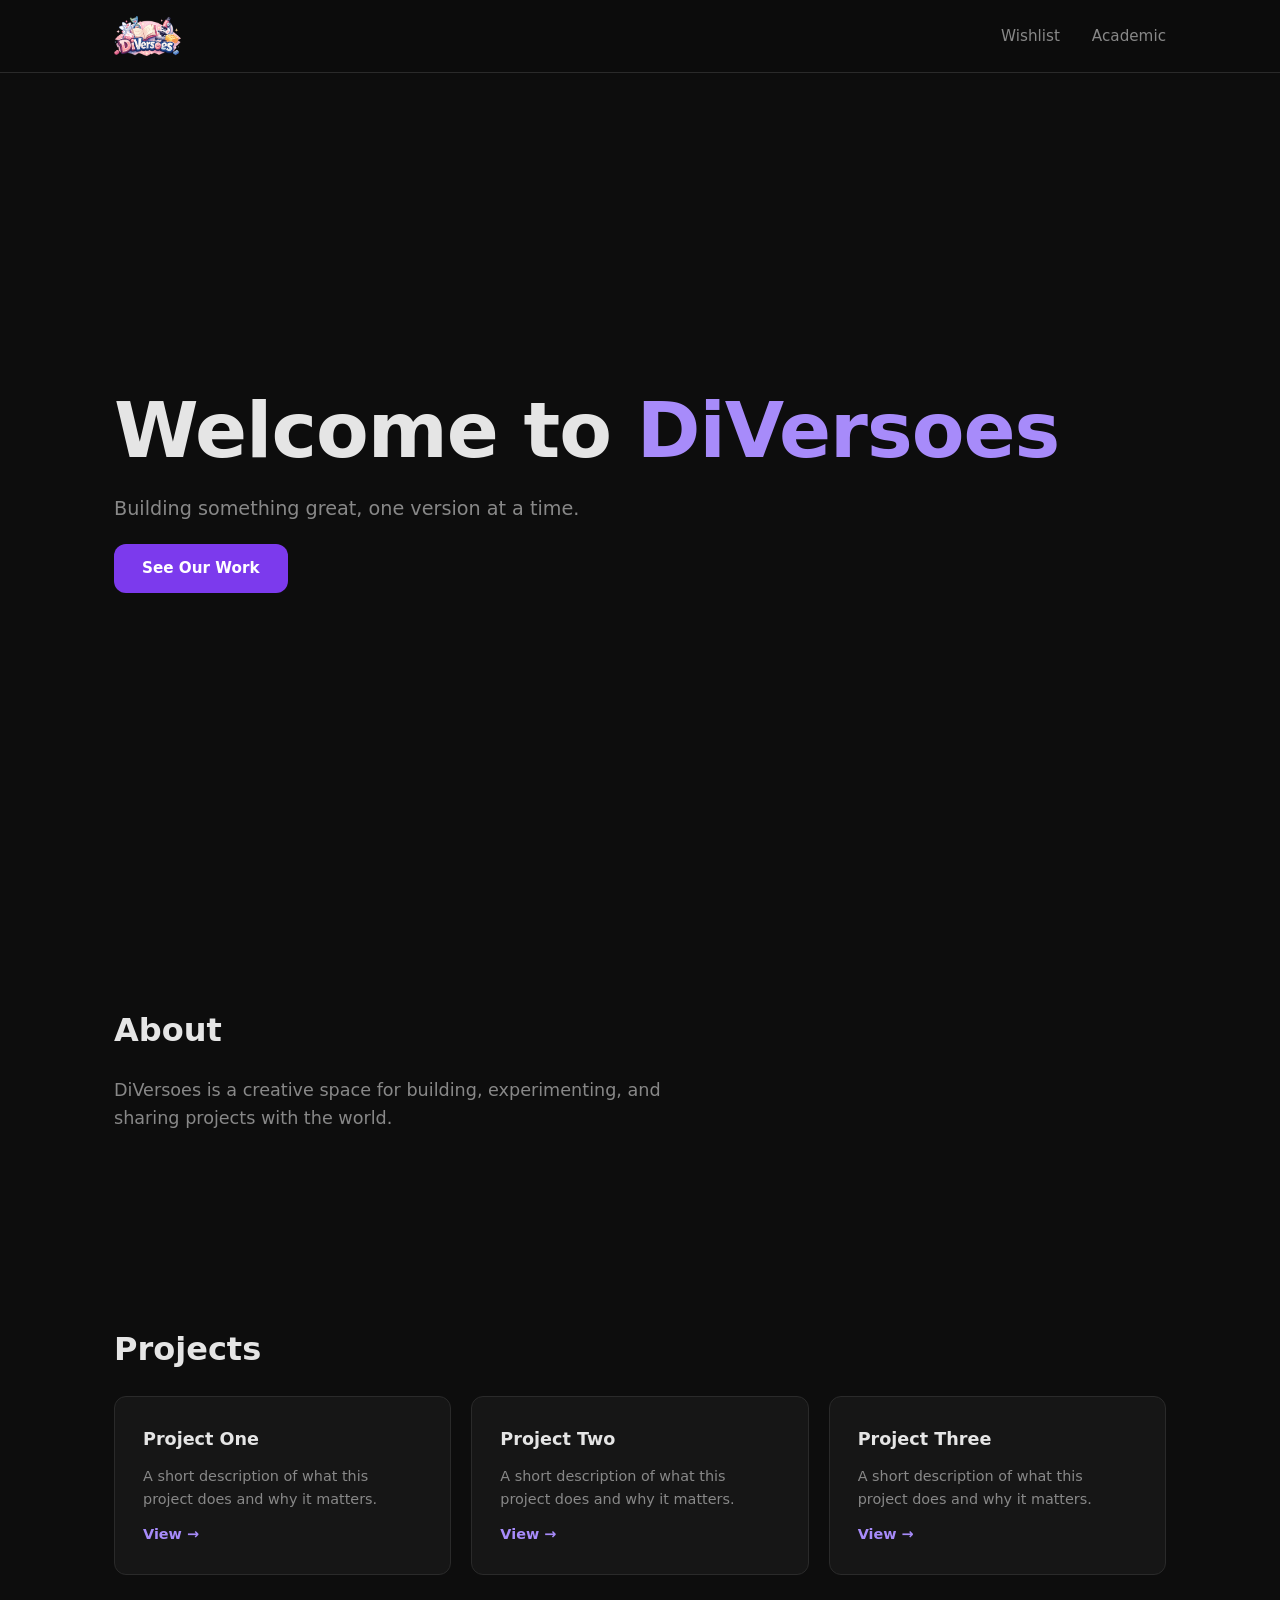
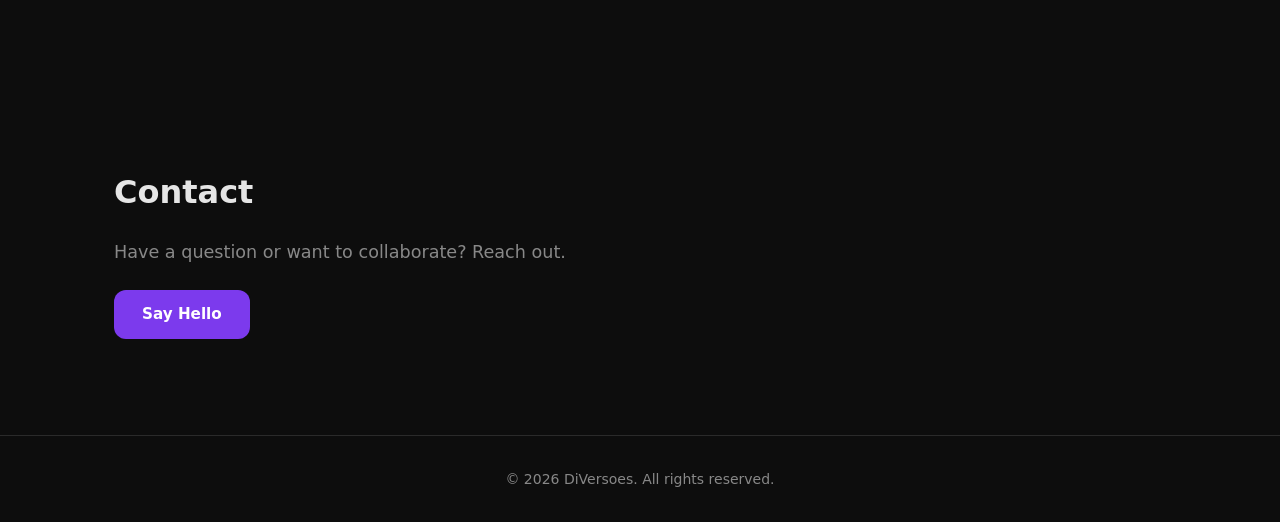
<file: index.html>
<!DOCTYPE html>
<html lang="en">
<head>
  <meta charset="UTF-8" />
  <meta name="viewport" content="width=device-width, initial-scale=1.0" />
  <title>DiVersoes</title>
  <link rel="stylesheet" href="style.css" />
</head>
<body>
  <header>
    <nav>
      <a href="/" class="logo"><img src="assets/logo.png" alt="DiVersoes"></a>
      <ul>
        <li><a href="/wishlist">Wishlist</a></li>
        <li><a href="/academic">Academic</a></li>
      </ul>
    </nav>
  </header>

  <main>
    <section class="hero">
      <h1>Welcome to <span>DiVersoes</span></h1>
      <p>Building something great, one version at a time.</p>
      <a href="#projects" class="btn">See Our Work</a>
    </section>

    <section id="about">
      <h2>About</h2>
      <p>DiVersoes is a creative space for building, experimenting, and sharing projects with the world.</p>
    </section>

    <section id="projects">
      <h2>Projects</h2>
      <div class="cards">
        <div class="card">
          <h3>Project One</h3>
          <p>A short description of what this project does and why it matters.</p>
          <a href="#">View &rarr;</a>
        </div>
        <div class="card">
          <h3>Project Two</h3>
          <p>A short description of what this project does and why it matters.</p>
          <a href="#">View &rarr;</a>
        </div>
        <div class="card">
          <h3>Project Three</h3>
          <p>A short description of what this project does and why it matters.</p>
          <a href="#">View &rarr;</a>
        </div>
      </div>
    </section>

    <section id="contact">
      <h2>Contact</h2>
      <p>Have a question or want to collaborate? Reach out.</p>
      <a href="mailto:hello@diversoes.com" class="btn">Say Hello</a>
    </section>
  </main>

  <footer>
    <p>&copy; 2026 DiVersoes. All rights reserved.</p>
  </footer>
</body>
</html>
</file>
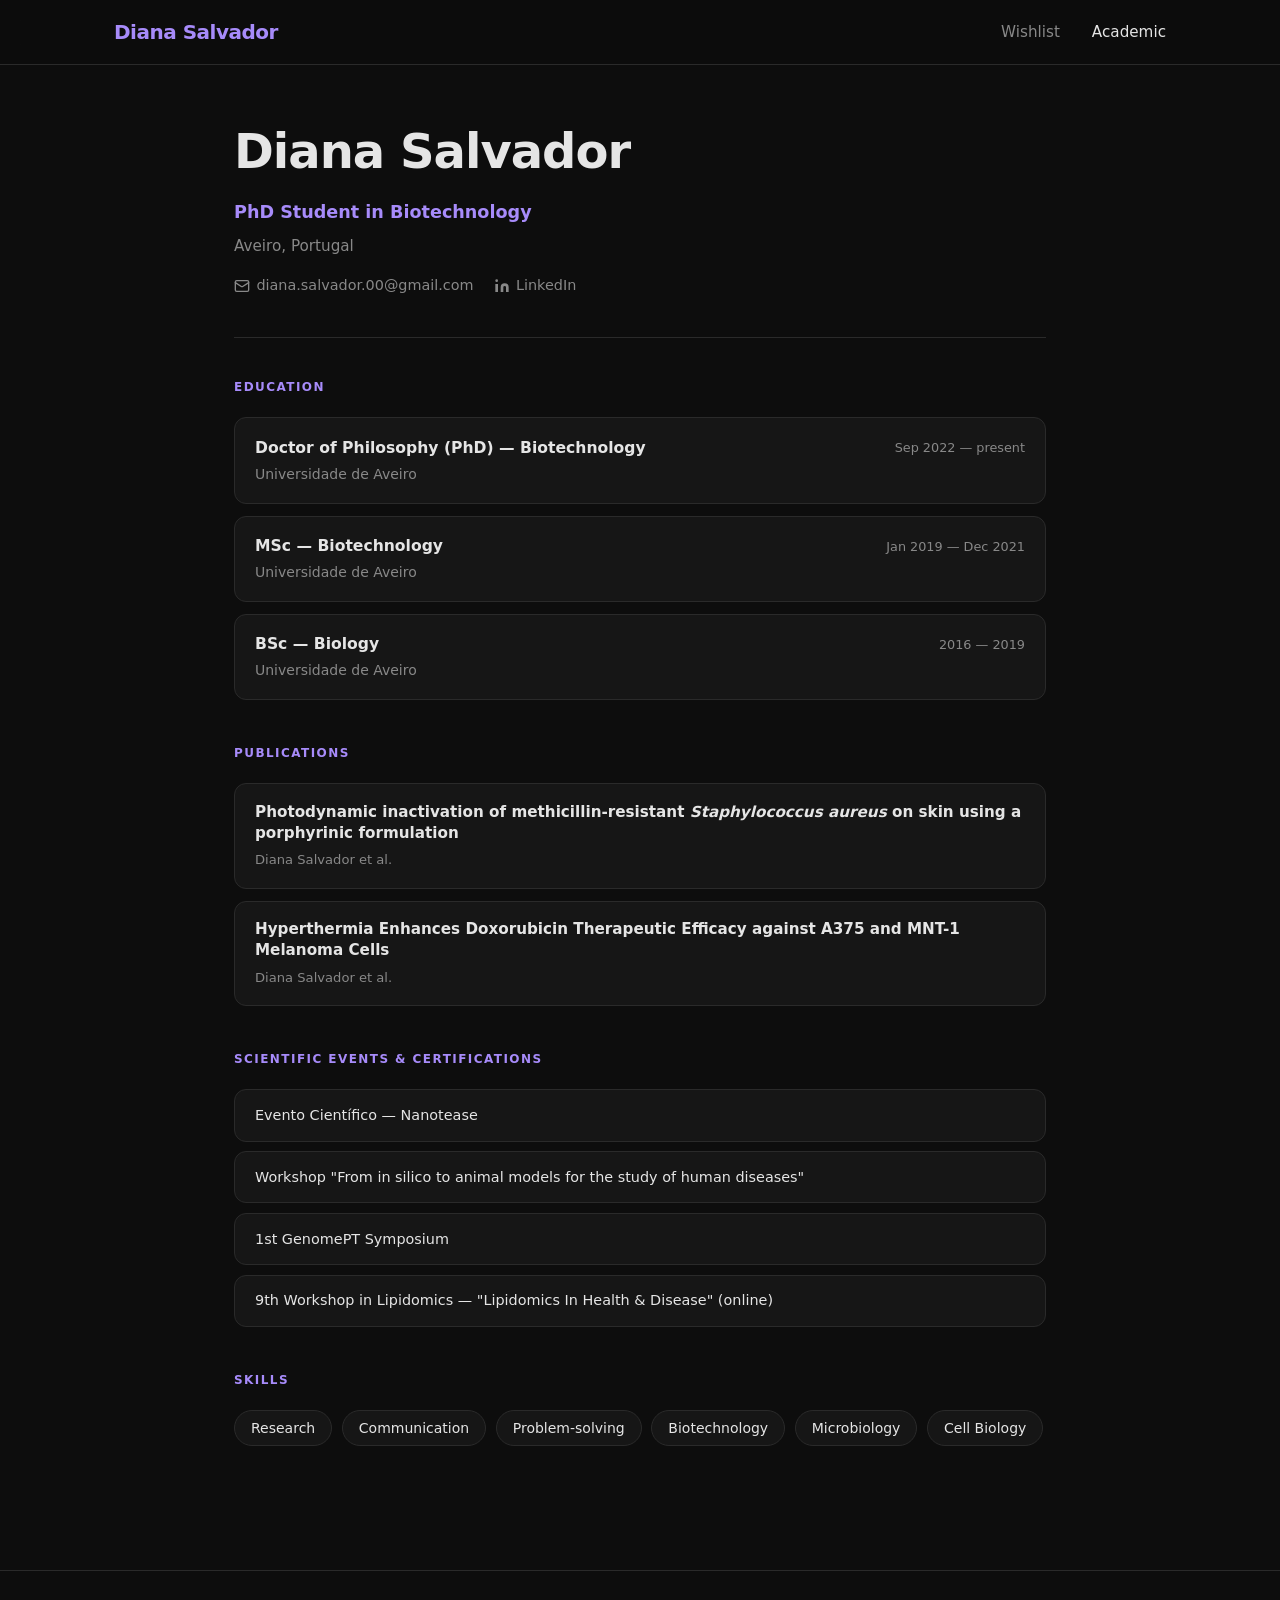
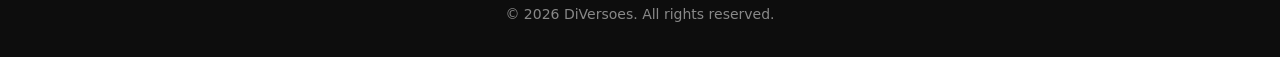
<file: academic/index.html>
<!DOCTYPE html>
<html lang="en">
<head>
  <meta charset="UTF-8" />
  <meta name="viewport" content="width=device-width, initial-scale=1.0" />
  <title>Academic — DiVersoes</title>
  <style>
    *, *::before, *::after { box-sizing: border-box; margin: 0; padding: 0; }

    :root {
      --bg: #0d0d0d;
      --surface: #161616;
      --border: #2a2a2a;
      --accent: #7c3aed;
      --accent-light: #a78bfa;
      --text: #e5e5e5;
      --muted: #888;
      --radius: 12px;
    }

    html { scroll-behavior: smooth; }

    body {
      background: var(--bg);
      color: var(--text);
      font-family: system-ui, -apple-system, sans-serif;
      line-height: 1.6;
    }

    /* NAV */
    header {
      position: sticky;
      top: 0;
      z-index: 100;
      background: rgba(13,13,13,0.85);
      backdrop-filter: blur(12px);
      border-bottom: 1px solid var(--border);
    }
    nav {
      max-width: 1100px;
      margin: 0 auto;
      padding: 1rem 1.5rem;
      display: flex;
      align-items: center;
      justify-content: space-between;
    }
    .logo {
      font-size: 1.25rem;
      font-weight: 700;
      color: var(--accent-light);
      letter-spacing: -0.5px;
      text-decoration: none;
    }
    nav ul { list-style: none; display: flex; gap: 2rem; }
    nav a { color: var(--muted); text-decoration: none; font-size: 0.95rem; transition: color 0.2s; }
    nav a:hover, nav a.active { color: var(--text); }

    /* LAYOUT */
    main {
      max-width: 860px;
      margin: 0 auto;
      padding: 3rem 1.5rem 5rem;
    }

    /* PROFILE HEADER */
    .profile-header {
      display: flex;
      flex-direction: column;
      gap: 0.5rem;
      padding-bottom: 2.5rem;
      border-bottom: 1px solid var(--border);
      margin-bottom: 2.5rem;
    }
    .profile-header h1 {
      font-size: clamp(2rem, 5vw, 3rem);
      font-weight: 800;
      letter-spacing: -1px;
      color: var(--text);
    }
    .profile-header .title {
      font-size: 1.1rem;
      color: var(--accent-light);
      font-weight: 600;
    }
    .profile-header .location {
      font-size: 0.95rem;
      color: var(--muted);
    }
    .profile-links {
      display: flex;
      gap: 1.25rem;
      margin-top: 0.5rem;
      flex-wrap: wrap;
    }
    .profile-links a {
      color: var(--muted);
      text-decoration: none;
      font-size: 0.9rem;
      display: flex;
      align-items: center;
      gap: 0.4rem;
      transition: color 0.2s;
    }
    .profile-links a:hover { color: var(--accent-light); }
    .profile-links a svg { width: 16px; height: 16px; flex-shrink: 0; }

    /* SECTIONS */
    .cv-section {
      margin-bottom: 2.75rem;
    }
    .cv-section h2 {
      font-size: 0.75rem;
      font-weight: 700;
      letter-spacing: 0.12em;
      text-transform: uppercase;
      color: var(--accent-light);
      margin-bottom: 1.25rem;
    }

    /* TIMELINE ENTRIES */
    .entry {
      display: grid;
      grid-template-columns: 1fr;
      gap: 0.25rem;
      padding: 1.1rem 1.25rem;
      background: var(--surface);
      border: 1px solid var(--border);
      border-radius: var(--radius);
      margin-bottom: 0.75rem;
      transition: border-color 0.2s;
    }
    .entry:hover { border-color: var(--accent); }
    .entry-top {
      display: flex;
      justify-content: space-between;
      align-items: flex-start;
      gap: 1rem;
      flex-wrap: wrap;
    }
    .entry-name {
      font-weight: 600;
      font-size: 0.975rem;
      color: var(--text);
    }
    .entry-sub {
      font-size: 0.875rem;
      color: var(--muted);
      margin-top: 0.1rem;
    }
    .entry-date {
      font-size: 0.8rem;
      color: var(--muted);
      white-space: nowrap;
      margin-top: 0.15rem;
    }

    /* PUBLICATION ENTRIES */
    .pub-entry {
      padding: 1.1rem 1.25rem;
      background: var(--surface);
      border: 1px solid var(--border);
      border-radius: var(--radius);
      margin-bottom: 0.75rem;
      transition: border-color 0.2s;
    }
    .pub-entry:hover { border-color: var(--accent); }
    .pub-entry .pub-title {
      font-size: 0.95rem;
      font-weight: 600;
      color: var(--text);
      line-height: 1.4;
    }
    .pub-entry .pub-author {
      font-size: 0.82rem;
      color: var(--muted);
      margin-top: 0.3rem;
    }

    /* SKILLS */
    .skills-list {
      display: flex;
      flex-wrap: wrap;
      gap: 0.6rem;
    }
    .skill-tag {
      background: var(--surface);
      border: 1px solid var(--border);
      border-radius: 999px;
      padding: 0.35rem 1rem;
      font-size: 0.875rem;
      color: var(--text);
      transition: border-color 0.2s, color 0.2s;
    }
    .skill-tag:hover { border-color: var(--accent-light); color: var(--accent-light); }

    /* EVENTS */
    .event-entry {
      padding: 0.85rem 1.25rem;
      background: var(--surface);
      border: 1px solid var(--border);
      border-radius: var(--radius);
      margin-bottom: 0.6rem;
      font-size: 0.9rem;
      color: var(--text);
      transition: border-color 0.2s;
    }
    .event-entry:hover { border-color: var(--accent); }

    /* FOOTER */
    footer {
      border-top: 1px solid var(--border);
      text-align: center;
      padding: 2rem 1.5rem;
      color: var(--muted);
      font-size: 0.875rem;
    }
  </style>
</head>
<body>

  <header>
    <nav>
      <a href="/" class="logo">Diana Salvador</a>
      <ul>
        <li><a href="/wishlist">Wishlist</a></li>
        <li><a href="/academic" class="active">Academic</a></li>
      </ul>
    </nav>
  </header>

  <main>

    <!-- Profile Header -->
    <div class="profile-header">
      <h1>Diana Salvador</h1>
      <div class="title">PhD Student in Biotechnology</div>
      <div class="location">Aveiro, Portugal</div>
      <div class="profile-links">
        <a href="mailto:diana.salvador.00@gmail.com">
          <svg viewBox="0 0 24 24" fill="none" stroke="currentColor" stroke-width="2" stroke-linecap="round" stroke-linejoin="round"><rect x="2" y="4" width="20" height="16" rx="2"/><path d="m22 7-8.97 5.7a1.94 1.94 0 0 1-2.06 0L2 7"/></svg>
          diana.salvador.00@gmail.com
        </a>
        <a href="https://www.linkedin.com/in/dianasalvador" target="_blank" rel="noopener">
          <svg viewBox="0 0 24 24" fill="currentColor"><path d="M16 8a6 6 0 0 1 6 6v7h-4v-7a2 2 0 0 0-2-2 2 2 0 0 0-2 2v7h-4v-7a6 6 0 0 1 6-6z"/><rect x="2" y="9" width="4" height="12"/><circle cx="4" cy="4" r="2"/></svg>
          LinkedIn
        </a>
      </div>
    </div>

    <!-- Education -->
    <section class="cv-section">
      <h2>Education</h2>

      <div class="entry">
        <div class="entry-top">
          <div>
            <div class="entry-name">Doctor of Philosophy (PhD) — Biotechnology</div>
            <div class="entry-sub">Universidade de Aveiro</div>
          </div>
          <div class="entry-date">Sep 2022 — present</div>
        </div>
      </div>

      <div class="entry">
        <div class="entry-top">
          <div>
            <div class="entry-name">MSc — Biotechnology</div>
            <div class="entry-sub">Universidade de Aveiro</div>
          </div>
          <div class="entry-date">Jan 2019 — Dec 2021</div>
        </div>
      </div>

      <div class="entry">
        <div class="entry-top">
          <div>
            <div class="entry-name">BSc — Biology</div>
            <div class="entry-sub">Universidade de Aveiro</div>
          </div>
          <div class="entry-date">2016 — 2019</div>
        </div>
      </div>
    </section>

    <!-- Publications -->
    <section class="cv-section">
      <h2>Publications</h2>

      <div class="pub-entry">
        <div class="pub-title">Photodynamic inactivation of methicillin-resistant <em>Staphylococcus aureus</em> on skin using a porphyrinic formulation</div>
        <div class="pub-author">Diana Salvador et al.</div>
      </div>

      <div class="pub-entry">
        <div class="pub-title">Hyperthermia Enhances Doxorubicin Therapeutic Efficacy against A375 and MNT-1 Melanoma Cells</div>
        <div class="pub-author">Diana Salvador et al.</div>
      </div>
    </section>

    <!-- Scientific Events & Certifications -->
    <section class="cv-section">
      <h2>Scientific Events &amp; Certifications</h2>
      <div class="event-entry">Evento Científico — Nanotease</div>
      <div class="event-entry">Workshop "From in silico to animal models for the study of human diseases"</div>
      <div class="event-entry">1st GenomePT Symposium</div>
      <div class="event-entry">9th Workshop in Lipidomics — "Lipidomics In Health &amp; Disease" (online)</div>
    </section>

    <!-- Skills -->
    <section class="cv-section">
      <h2>Skills</h2>
      <div class="skills-list">
        <span class="skill-tag">Research</span>
        <span class="skill-tag">Communication</span>
        <span class="skill-tag">Problem-solving</span>
        <span class="skill-tag">Biotechnology</span>
        <span class="skill-tag">Microbiology</span>
        <span class="skill-tag">Cell Biology</span>
      </div>
    </section>

  </main>

  <footer>
    <p>&copy; 2026 DiVersoes. All rights reserved.</p>
  </footer>

</body>
</html>
</file>
<file: style.css>
*, *::before, *::after {
  box-sizing: border-box;
  margin: 0;
  padding: 0;
}

:root {
  --bg: #0d0d0d;
  --surface: #161616;
  --border: #2a2a2a;
  --accent: #7c3aed;
  --accent-light: #a78bfa;
  --text: #e5e5e5;
  --muted: #888;
  --radius: 12px;
}

html {
  scroll-behavior: smooth;
}

body {
  background: var(--bg);
  color: var(--text);
  font-family: system-ui, -apple-system, sans-serif;
  line-height: 1.6;
}

/* NAV */
header {
  position: sticky;
  top: 0;
  z-index: 100;
  background: rgba(13, 13, 13, 0.85);
  backdrop-filter: blur(12px);
  border-bottom: 1px solid var(--border);
}

nav {
  max-width: 1100px;
  margin: 0 auto;
  padding: 1rem 1.5rem;
  display: flex;
  align-items: center;
  justify-content: space-between;
}

.logo {
  text-decoration: none;
  display: flex;
  align-items: center;
}

.logo img {
  height: 40px;
  width: auto;
  margin-right: 2rem;
}

nav ul {
  list-style: none;
  display: flex;
  gap: 2rem;
}

nav a {
  color: var(--muted);
  text-decoration: none;
  font-size: 0.95rem;
  transition: color 0.2s;
}

nav a:hover {
  color: var(--text);
}

/* SECTIONS */
main {
  max-width: 1100px;
  margin: 0 auto;
  padding: 0 1.5rem;
}

section {
  padding: 6rem 0;
}

h2 {
  font-size: 2rem;
  font-weight: 700;
  margin-bottom: 1.25rem;
}

/* HERO */
.hero {
  min-height: calc(100vh - 64px);
  display: flex;
  flex-direction: column;
  justify-content: center;
  gap: 1.25rem;
}

.hero h1 {
  font-size: clamp(2.5rem, 6vw, 5rem);
  font-weight: 800;
  line-height: 1.1;
  letter-spacing: -1px;
}

.hero h1 span {
  color: var(--accent-light);
}

.hero p {
  font-size: 1.2rem;
  color: var(--muted);
  max-width: 480px;
}

/* BUTTON */
.btn {
  display: inline-block;
  padding: 0.75rem 1.75rem;
  background: var(--accent);
  color: #fff;
  text-decoration: none;
  border-radius: var(--radius);
  font-weight: 600;
  font-size: 0.95rem;
  transition: background 0.2s, transform 0.1s;
  width: fit-content;
}

.btn:hover {
  background: #6d28d9;
  transform: translateY(-1px);
}

/* ABOUT */
#about p {
  color: var(--muted);
  font-size: 1.1rem;
  max-width: 600px;
}

/* CARDS */
.cards {
  display: grid;
  grid-template-columns: repeat(auto-fill, minmax(280px, 1fr));
  gap: 1.25rem;
  margin-top: 0.5rem;
}

.card {
  background: var(--surface);
  border: 1px solid var(--border);
  border-radius: var(--radius);
  padding: 1.75rem;
  display: flex;
  flex-direction: column;
  gap: 0.75rem;
  transition: border-color 0.2s, transform 0.2s;
}

.card:hover {
  border-color: var(--accent);
  transform: translateY(-2px);
}

.card h3 {
  font-size: 1.1rem;
  font-weight: 600;
}

.card p {
  color: var(--muted);
  font-size: 0.9rem;
  flex: 1;
}

.card a {
  color: var(--accent-light);
  text-decoration: none;
  font-size: 0.9rem;
  font-weight: 600;
}

.card a:hover {
  text-decoration: underline;
}

/* CONTACT */
#contact p {
  color: var(--muted);
  font-size: 1.1rem;
  margin-bottom: 1.5rem;
}

/* FOOTER */
footer {
  border-top: 1px solid var(--border);
  text-align: center;
  padding: 2rem 1.5rem;
  color: var(--muted);
  font-size: 0.875rem;
}
</file>
